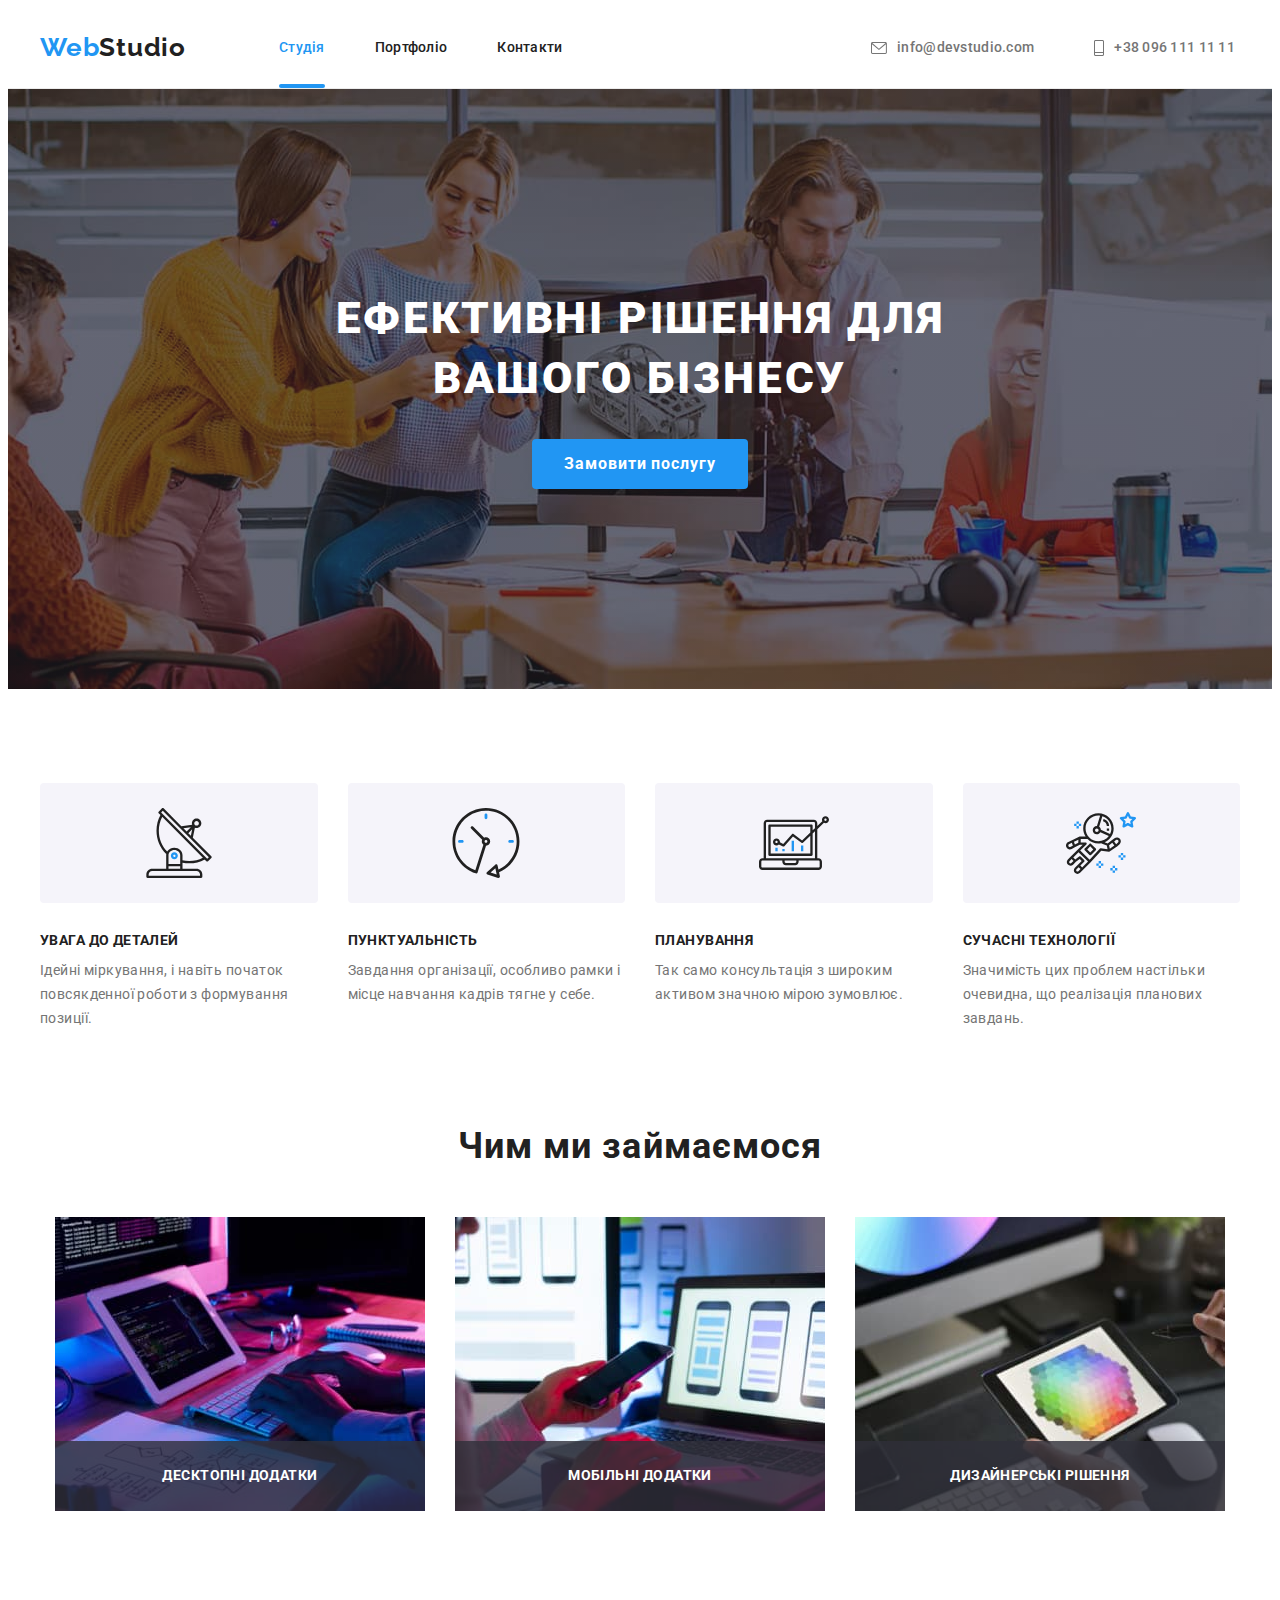
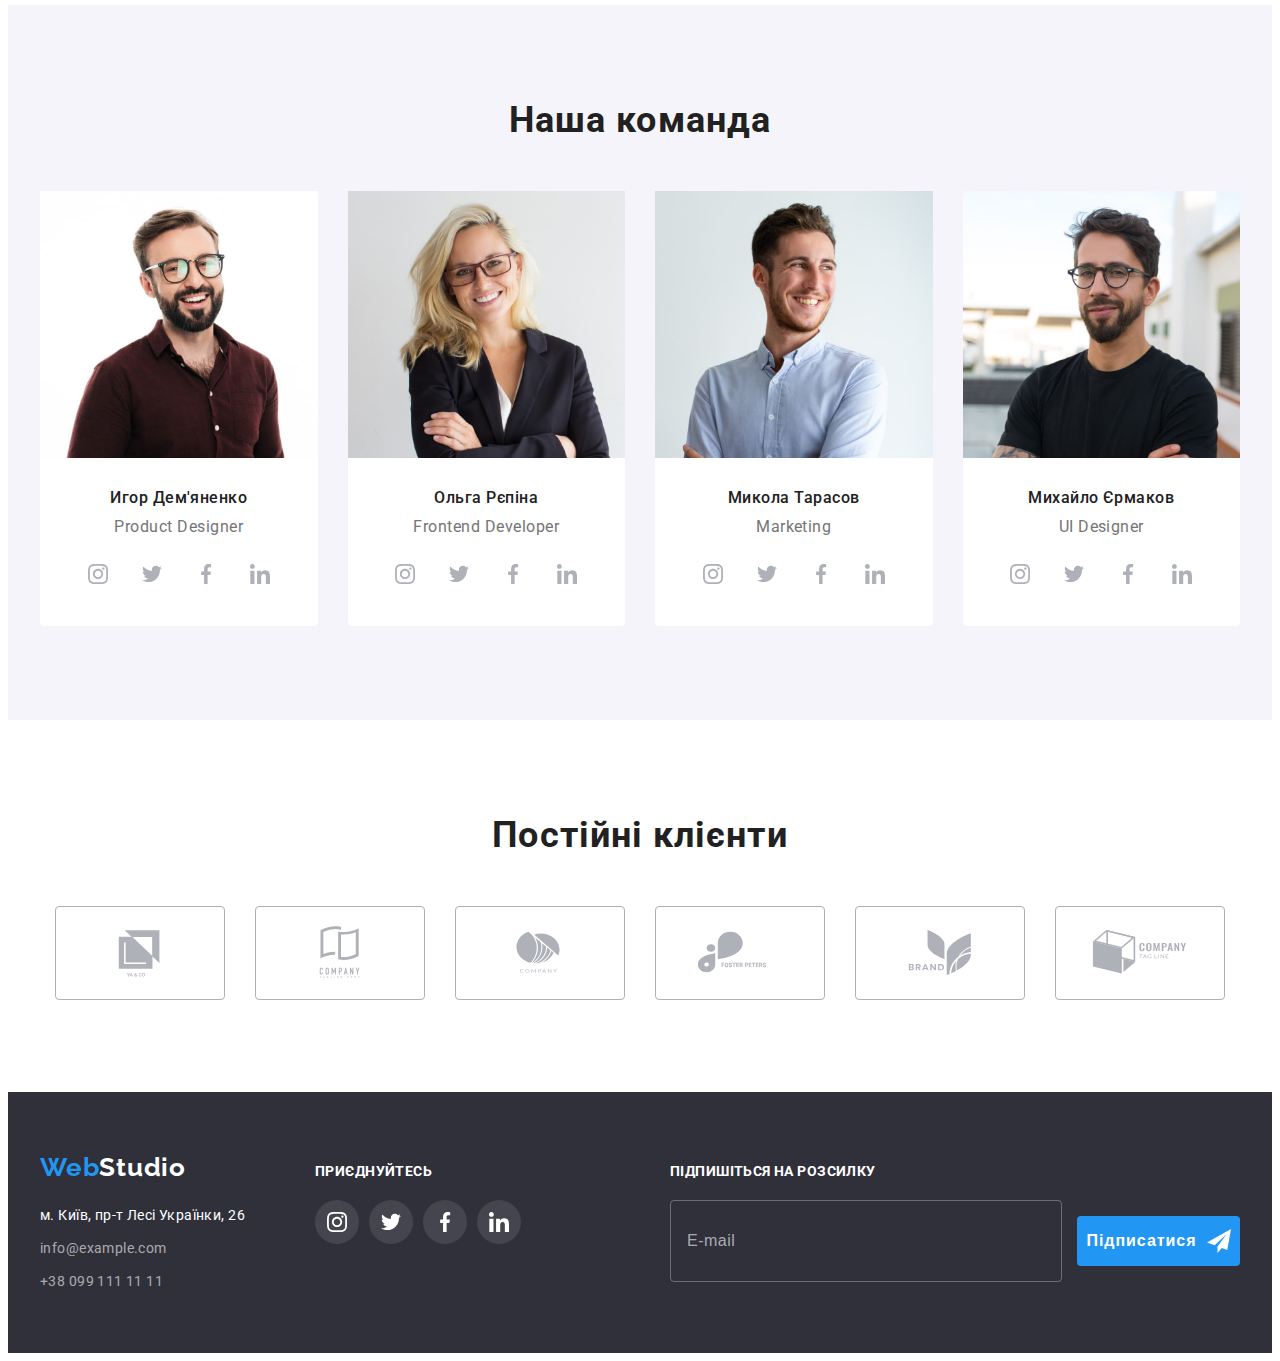
<file: index.html>
<!DOCTYPE html>
<html lang="uk">
<head>
    <meta charset="UTF-8">
    <meta http-equiv="X-UA-Compatible" content="IE=edge">
    <meta name="viewport" content="width=device-width, initial-scale=1.0">
    <link rel="preconnect" href="https://fonts.googleapis.com">
    <link rel="preconnect" href="https://fonts.gstatic.com" crossorigin>
    <link href="https://fonts.googleapis.com/css2?family=Raleway:wght@700&family=Roboto:wght@400;500;700;900&display=swap"
        rel="stylesheet">
    <title> Вебстудия </title>
    <link rel="stylesheet" href="https://cdnjs.cloudflare.com/ajax/libs/modern-normalize/1.1.0/modern-normalize.min.css"
        integrity="sha512-wpPYUAdjBVSE4KJnH1VR1HeZfpl1ub8YT/NKx4PuQ5NmX2tKuGu6U/JRp5y+Y8XG2tV+wKQpNHVUX03MfMFn9Q=="
        crossorigin="anonymous" referrerpolicy="no-referrer" />
    <link rel="stylesheet" href="./css/main.min.css">
</head>
<body>
    <!---                                      HEADER                            -->
    <header class="header">
        <div class="container">
            <a class="header-logo-web">Web<span class="header-logo">Studio</span></a>
            <nav class="header-nav">
                <ul class="menu list">
                    <li class="menu__item"><a href="./index.html" class="menu__link link current">Студія</a></li>
                    <li class="menu__item"><a href="./portfolio.html" class="menu__link link">Портфоліо</a></li>
                    <li class="menu__item"><a href="" class="menu__link link">Контакти</a></li>
                </ul>
            </nav>
            <ul class="connect list">
                <li class="connect__item"> <a href="mailto" class="connect__mail link">
                        <svg class="connect__icon-mail" width="14px" height="10px">
                            <use href="./img/icons-svg.svg#icon-mail-icon"></use>
                        </svg>info@devstudio.com</a></li>
                <li class="connect__item"><a href="tel+380961111111" class="connect__tel link">
                        <svg class="connect__icon-tel" width="10px" height="14px">
                            <use href="./img/icons-svg.svg#icon-tel-icon"></use>
                        </svg>+38 096 111 11 11</a></li>
            </ul>
            <button type="button" class="menu-open-btn">
                <svg class="menu-icon" width="40px" height="40px">
                <use href="./img/icons-svg.svg#icon-menu"></use>
            </svg></button>
        </div>
            <div class="mob-menu is-hidden">
                <div class="mob-menu__top">
                    <button type="button" class="close-menu-btn js-close-menu">
                        <svg class="mob-menu-icon" width="40px" height="40px">
                            <use href="./img/icons-svg.svg#icon-close"></use>
                        </svg>
                    </button>
                    <ul class="nav-menu list">
                        <li class="nav-menu__item"><a href="./index.html" class="nav-menu__link link current">Студія</a></li>
                        <li class="nav-menu__item"><a href="./portfolio.html" class="nav-menu__link link">Портфоліо</a></li>
                        <li class="nav-menu__item"><a href="" class="nav-menu__link link">Контакти</a></li>
                    </ul>
                </div>
                <div class="mob-menu__bottom">
                    <ul class="mob-connect list">
                        <li class="mob-connect__item">
                            <a href="tel+380961111111" class="mob-connect__tel link">+38 096 111 11 11</a>
                        </li>
                        <li class="mob-connect__item">
                            <a href="mailto" class="mob-connect__mail link">info@devstudio.com</a>
                        </li>
                    </ul>
                    <ul class="mob-soc list">
                        <li class="mob-soc__item"><a href="" class="mob-soc__link link">Instagram</a></li>
                        <li class="mob-soc__item"><a href="" class="mob-soc__link link">Twitter</a></li>
                        <li class="mob-soc__item"><a href="" class="mob-soc__link link">Facebook</a></li>
                        <li class="mob-soc__item"><a href="" class="mob-soc__link link">LinkedIn</a></li>
                    </ul>
                </div>
                </div>
    </header>
    <main>
        <!--                                     HERO                             -->
    <section class="hero">
        <div class="hero-container container">
        <h1 class="hero-title">Ефективні рішення для вашого бізнесу</h1>
        <button class="hero-btn" type="button" data-modal-open>Замовити послугу</button>
        </div>
    </section>
    <!--                                         ABOUT                            -->
    <section class="about">
        <div class="container">
        <h2 class="visually-hidden">Наші переваги</h2>
        <ul class="benefits list">
            <li class="benefits__item">
                <div class="benefits__icon">
                <svg class="" width="70px" height="70px">
                    <use href="./img/icons-svg.svg#icon-antenna"></use>
                </svg>
            </div>
                <h3 class="benefits__top-text">УВАГА ДО ДЕТАЛЕЙ</h3>
                <p class="benefits__text">Ідейні міркування, і навіть початок повсякденної роботи з формування позиції.</p>
            </li>
            <li class="benefits__item">
                <div class="benefits__icon">
                <svg class="" width="70px" height="70px">
                    <use href="./img/icons-svg.svg#icon-clock"></use>
                </svg>
                </div>
                <h3 class="benefits__top-text">ПУНКТУАЛЬНІСТЬ</h3>
                <p class="benefits__text">Завдання організації, особливо рамки і місце навчання кадрів тягне у себе.</p>
            </li>
            <li class="benefits__item">
                <div class="benefits__icon">
                <svg class="" width="70px" height="70px">
                    <use href="./img/icons-svg.svg#icon-diagram"></use>
                </svg>
                </div>
                <h3 class="benefits__top-text">ПЛАНУВАННЯ</h3>
                <p class="benefits__text">Так само консультація з широким активом значною мірою зумовлює.</p>
            </li>
            <li class="benefits__item">
                <div class="benefits__icon">
                <svg class="" width="70px" height="70px">
                    <use href="./img/icons-svg.svg#icon-astronaut"></use>
                </svg>
                </div>
                <h3 class="benefits__top-text">СУЧАСНІ ТЕХНОЛОГІЇ</h3>
                <p class="benefits__text">Значимість цих проблем настільки очевидна, що реалізація планових завдань.</p>
            </li>
        </ul>
        </div>
    </section>
    <!--                                          WORK                            -->
    <section class="work">
        <div class="container">
        <h2 class="work-title title">Чим ми займаємося</h2>
        <ul class="work-list list">
            <li class="work-item"><img src="./img/work-img1.jpg" alt="Верстка" width="370" height="294">
            <p class="work-cover-text">Десктопні додатки</p>
        </li>
            <li class="work-item"><img src="./img/work-img2.jpg" alt="Дизайн проекту" width="370" height="294">
            <p class="work-cover-text">Мобільні додатки</p></li>
            <li class="work-item"><img src="./img/work-img3.jpg" alt="Візуальне оформлення проекту" width="370" height="294">
            <p class="work-cover-text">Дизайнерські рішення</p></li>
        </ul>
        </div>
    </section>
    <!--                                      TEAM                               -->
    <section class="team">
        <div class="container">
        <h2 class="team-title title">Наша команда</h2>
        <ul class="team-list list">
            <li class="team-item">
                <picture>
                    <source srcset="
                        ./img/specialists-img-1.jpg 1x, 
                        ./img/spesialists-img-1-2x.jpg 2x" 
                        media="(min-width: 1200px)"/>
                    <source srcset="./img/spesialists-img-1-tab.jpg 1x,
                    ./img/spesialists-img-1-tab-2x.jpg 2x"
                    media="(min-width: 768px)"/>
                    <source srcset="
                        ./img/specialists-img-1-mob.jpg 1x, 
                        ./img/specialists-img-1-mob-2x.jpg 2x"
                        media="(min-width: 320px)"/>
                    <img
                        src="./img/specialists-img-1-mob.jpg" 
                        alt="Ігор Дем'яненко"
                        width="450" height="622">
                </picture>
                <div class="team-card">
                <h3 class="team-top-text">Игор Дем'яненко</h3>
                <p class="team-text" lang="en">Product Designer</p>
                <ul class="team-soc-list list">
                    <li class="team-soc-item"><a href="" class="team-soc-link link">
                        <svg class="team-soc-icon" width="20" height="20">
                        <use href="./img/icons-svg.svg#icon-instagram"></use>
                        </svg>
                    </a>
                </li>
                    <li class="team-soc-item"><a href="" class="team-soc-link link">
                        <svg class="team-soc-icon" width="20" height="20">
                        <use href="./img/icons-svg.svg#icon-twitter-1"></use>
                        </svg>
                    </a>
                </li>
                    <li class="team-soc-item"><a href="" class="team-soc-link link">
                        <svg class="team-soc-icon" width="20" height="20">
                        <use href="./img/icons-svg.svg#icon-facebook-1"></use>
                        </svg>
                    </a>
                </li>
                    <li class="team-soc-item"><a href="" class="team-soc-link link">
                        <svg class="team-soc-icon" width="20" height="20">
                        <use href="./img/icons-svg.svg#icon-linkedin-1"></use>
                        </svg>
                    </a>
                </li>
                </ul>                
            </div>
            </li>
            <li class="team-item">
                <picture>
                    <source srcset="
                        ./img/specialists-img-2.jpg 1x, 
                        ./img/spesialists-img-2-2x.jpg 2x" 
                        media="(min-width: 1200px)" />
                    <source srcset="
                        ./img/spesialists-img-2-tab.jpg 1x,
                        ./img/spesialists-img-2-tab-2x.jpg 2x" 
                        media="(min-width: 768px)" />
                    <source srcset="
                        ./img/specialists-img-2-mob.jpg 1x, 
                        ./img/specialists-img-2-mob-2x.jpg 2x" 
                        media="(min-width: 320px)" />
                    <img src="./img/specialists-img-2-mob.jpg" 
                    alt="Ольга Рєпіна" 
                    width="450" 
                    height="622">
                </picture>
                <div class="team-card">
                <h3 class="team-top-text">Ольга Рєпіна</h3>
                <p class="team-text" lang="en">Frontend Developer</p>
                <ul class="team-soc-list list">
                    <li class="team-soc-item"><a href="" class="team-soc-link link">
                            <svg class="team-soc-icon" width="20" height="20">
                                <use href="./img/icons-svg.svg#icon-instagram"></use>
                            </svg>
                        </a>
                    </li>
                    <li class="team-soc-item"><a href="" class="team-soc-link link">
                            <svg class="team-soc-icon" width="20" height="20">
                                <use href="./img/icons-svg.svg#icon-twitter-1"></use>
                            </svg>
                        </a>
                    </li>
                    <li class="team-soc-item"><a href="" class="team-soc-link link">
                            <svg class="team-soc-icon" width="20" height="20">
                                <use href="./img/icons-svg.svg#icon-facebook-1"></use>
                            </svg>
                        </a>
                    </li>
                    <li class="team-soc-item"><a href="" class="team-soc-link link">
                            <svg class="team-soc-icon" width="20" height="20">
                                <use href="./img/icons-svg.svg#icon-linkedin-1"></use>
                            </svg>
                        </a>
                    </li>
                </ul>
                </div>
            </li>
            <li class="team-item">
                <picture>
                    <source srcset="
                        ./img/specialists-img-3.jpg 1x, 
                        ./img/spesialists-img-3-2x.jpg 2x" 
                        media="(min-width: 1200px)" />
                    <source srcset="
                        ./img/specialists-img-3-tab.jpg 1x,
                        ./img/specialists-img-3-tab-2x.jpg 2x" 
                        media="(min-width: 768px)" />
                    <source srcset="
                        ./img/specialists-img-3-mob.jpg 1x, 
                        ./img/specialists-img-3-mob-2x.jpg 2x" 
                        media="(min-width: 320px)" />
                    <img src="./img/specialists-img-3-mob.jpg" 
                    alt="Микола Тарасов" 
                    width="450" 
                    height="622">
                </picture>
                <div class="team-card"> 
                <h3 class="team-top-text">Микола Тарасов</h3>
                <p class="team-text" lang="en">Marketing</p>
                <ul class="team-soc-list list">
                    <li class="team-soc-item"><a href="" class="team-soc-link link">
                            <svg class="team-soc-icon" width="20" height="20">
                                <use href="./img/icons-svg.svg#icon-instagram"></use>
                            </svg>
                        </a>
                    </li>
                    <li class="team-soc-item"><a href="" class="team-soc-link link">
                            <svg class="team-soc-icon" width="20" height="20">
                                <use href="./img/icons-svg.svg#icon-twitter-1"></use>
                            </svg>
                        </a>
                    </li>
                    <li class="team-soc-item"><a href="" class="team-soc-link link">
                            <svg class="team-soc-icon" width="20" height="20">
                                <use href="./img/icons-svg.svg#icon-facebook-1"></use>
                            </svg>
                        </a>
                    </li>
                    <li class="team-soc-item"><a href="" class="team-soc-link link">
                            <svg class="team-soc-icon" width="20" height="20">
                                <use href="./img/icons-svg.svg#icon-linkedin-1"></use>
                            </svg>
                        </a>
                    </li>
                </ul>
                </div>
            </li>
            <li class="team-item">
                <picture>
                    <source srcset="
                        ./img/specialists-img-4.jpg 1x, 
                        ./img/spesialists-img-4-2x.jpg 2x" 
                        media="(min-width: 1200px)" />
                    <source srcset="
                        ./img/specialists-img-4-tab.jpg 1x,
                        ./img/specialists-img-4-tab-2x.jpg 2x" 
                        media="(min-width: 768px)" />
                    <source srcset="
                        ./img/specialists-img-4-mob.jpg 1x, 
                        ./img/specialists-img-4-mob-2x.jpg 2x" 
                        media="(min-width: 320px)" />
                    <img src="./img/specialists-img-4-mob.jpg" 
                    alt="Михайло Єрмаков" 
                    width="450" 
                    height="622">
                </picture>
                <div class="team-card">
                <h3 class="team-top-text">Михайло Єрмаков</h3>
                <p class="team-text" lang="en">UI Designer</p>
                <ul class="team-soc-list list">
                    <li class="team-soc-item"><a href="" class="team-soc-link link">
                            <svg class="team-soc-icon" width="20" height="20">
                                <use href="./img/icons-svg.svg#icon-instagram"></use>
                            </svg>
                        </a>
                    </li>
                    <li class="team-soc-item"><a href="" class="team-soc-link link">
                            <svg class="team-soc-icon" width="20" height="20">
                                <use href="./img/icons-svg.svg#icon-twitter-1"></use>
                            </svg>
                        </a>
                    </li>
                    <li class="team-soc-item"><a href="" class="team-soc-link link">
                            <svg class="team-soc-icon" width="20" height="20">
                                <use href="./img/icons-svg.svg#icon-facebook-1"></use>
                            </svg>
                        </a>
                    </li>
                    <li class="team-soc-item"><a href="" class="team-soc-link link">
                            <svg class="team-soc-icon" width="20" height="20">
                                <use href="./img/icons-svg.svg#icon-linkedin-1"></use>
                            </svg>
                        </a>
                    </li>
                </ul>
                </div>
            </li>
        </ul>
        </div>
    </section>
    <!--                                          CLIENTS                      -->
    <section class="clients">
        <div class="container">
            <h2 class="clients-title title">Постійні клієнти</h2>
            <ul class="clients-list list">
                <li class="clients-item"><a href="" class="clients-link link"><svg class="clients-icon"  width="106" height="60">
                    <use href="./img/icons-svg.svg#icon-client1"></use>
                </svg></a></li>
                <li class="clients-item"><a href="" class="clients-link link"><svg class="clients-icon" width="106" height="60">
                    <use href="./img/icons-svg.svg#icon-client2"></use>
                </svg></a></li>
                <li class="clients-item"><a href="" class="clients-link link"><svg class="clients-icon" width="106" height="60">
                    <use href="./img/icons-svg.svg#icon-client3"></use>
                </svg></a></li>
                <li class="clients-item"><a href="" class="clients-link link"><svg class="clients-icon" width="106" height="60">
                    <use href="./img/icons-svg.svg#icon-client4"></use>
                </svg></a></li>
                <li class="clients-item"><a href="" class="clients-link link"><svg class="clients-icon" width="106" height="60">
                    <use href="./img/icons-svg.svg#icon-client5"></use>
                </svg></a></li>
                <li class="clients-item"><a href="" class="clients-link link"><svg class="clients-icon" width="106" height="60">
                    <use href="./img/icons-svg.svg#icon-client6"></use>
                </svg></a></li>
            </ul>
        </div>
    </section>
    </main>
    <!--                                           FOOTER                         -->
    <footer class="footer">
        <div class="footer-container container">
            <div class="footer-tablet">
            <div class="footer-address">   
        <a class="footer-logo-web">Web<span class="footer-logo">Studio</span></a>
        <address class="address">
            <ul class="address-list list">
                <li class="address-item"><a class="address-map link" href="https://goo.gl/maps/acbmZgbSN6Yv3eD37" target="_blank" rel="noopener nofollow noreferrer">м. Київ, пр-т Лесі Українки, 26</a></li>
                <li class="address-item"><a class="address-mail link" href="mailto:info@example.com">info@example.com</a></li>
                <li class="address-item"><a class="address-tel link" href="tel:+380991111111">+38 099 111 11 11</a></li>
            </ul>
        </address>
            </div>
            <div class="footer-soc">
                <p class="footer-top-text">Приєднуйтесь</p>
            <ul class="footer-soc-list list">
                <li class="footer-soc-item"><a href="" class="footer-soc-link link">
                    <svg class="footer-soc-icon" width="20" height="20">
                        <use href="./img/icons-svg.svg#icon-instagram"></use>
                    </svg>
                </a>
            </li>
                <li class="footer-soc-item"><a href="" class="footer-soc-link link">
                    <svg class="footer-soc-icon" width="20" height="20">
                        <use href="./img/icons-svg.svg#icon-twitter-1"></use>
                </svg>
                </a>
            </li>
                <li class="footer-soc-item"><a href="" class="footer-soc-link link">
                    <svg class="footer-soc-icon" width="20" height="20">
                        <use href="./img/icons-svg.svg#icon-facebook-1"></use>
                    </svg>
                </a>
            </li>
                <li class="footer-soc-item"><a href="" class="footer-soc-link link">
                    <svg class="footer-soc-icon" width="20" height="20">
                        <use href="./img/icons-svg.svg#icon-linkedin-1"></use>
                    </svg>
                </a>
            </li>
            </ul>
            </div>
            </div>
        <div class="subscribe-footer">
            <p class="footer-top-text">Підпишіться на розсилку</p>
            <form class="footer-form">
                    <label for="user-mail-footer"></label>
                    <input type="email" name="user-mail-footer" class="footer-input" placeholder="E-mail" required id="user-mail-footer">
                    <button type="submit" class="footer-btn">Підписатися <svg class="send-icon" width="24" height="24"><use href="./img/icons-svg.svg#icon-icon-send"></use></svg></button>
            </form>
        </div>
        </div>
    </footer>
    <!--                                      MODAL                    -->
    <div class="backdrop is-hidden no-scroll" data-modal>
        <div class="modal">
            <button type="button" class="modal-close-btn" data-modal-close>
                <svg class="modal-icon" width="11" height="11">
                <use href="./img/icons-svg.svg#icon-close"></use>
                </svg>
            </button>
            <p class="modal-title">Залиште свої дані, ми вам передзвонимо</p>
            <form class="modal-form">
                <div class="modal-field">
                    <label class="modal-label" for="user-name">Имя</label>
                    <div class="input-wrap">
                        <input type="text" name="user-name" class="modal-input" required id="user-name">
                        <svg class="input-icon" width="18" height="18">
                            <use href="./img/icons-svg.svg#icon-person-min"></use>
                    </svg>
                </div>
                </div>
                <div class="modal-field">
                    <label class="modal-label" for="user-tel">Телефон</label>
                    <div class="input-wrap">
                        <input type="tel" name="user-tel" class="modal-input" required minlength="10" id="user-tel">
                        <svg class="input-icon" width="18" height="18">
                            <use href="./img/icons-svg.svg#icon-phone-min"></use>
                        </svg>
                    </div>
                </div>
                <div class="modal-field">
                    <label class="modal-label" for="user-mail">Пошта</label>
                    <div class="input-wrap">
                        <input type="email" name="user-mail" class="modal-input" required id="user-mail">
                        <svg class="input-icon" width="18" height="18">
                            <use href="./img/icons-svg.svg#icon-email-min"></use>
                        </svg>
                    </div>
                </div>
                <div class="modal-coment">
                    <label class="modal-label" for="user-coment">Коментар</label>
                    <textarea name="user-coment" id="user-coment" class="modal-text" placeholder="Введіть текст"></textarea>
                </div>
                <div class="modal-check"> 
                    <input 
                    type="checkbox" 
                    name="privasy" 
                    id="privasy" 
                    class="input-check visually-hidden"
                    >
                    <label for="privasy" class="check-text "><span>
                        <svg class="check-icon" width="16" height="15">
                            <use href="./img/icons-svg.svg#icon-icon-check"></use>
                        </svg>
                    </span>Погоджуюся з розсилкою та приймаю&nbsp; <a href="" class="modal-privasy">Умови договору</a></label>
                </div>
                <button type="submit" class="modal-btn">Відправити</button>
            </form>
        </div>
    </div>
    <script src="./js/modal.js"></script>
    <script src="./js/menu.js"></script>
</body>
</html>
</file>
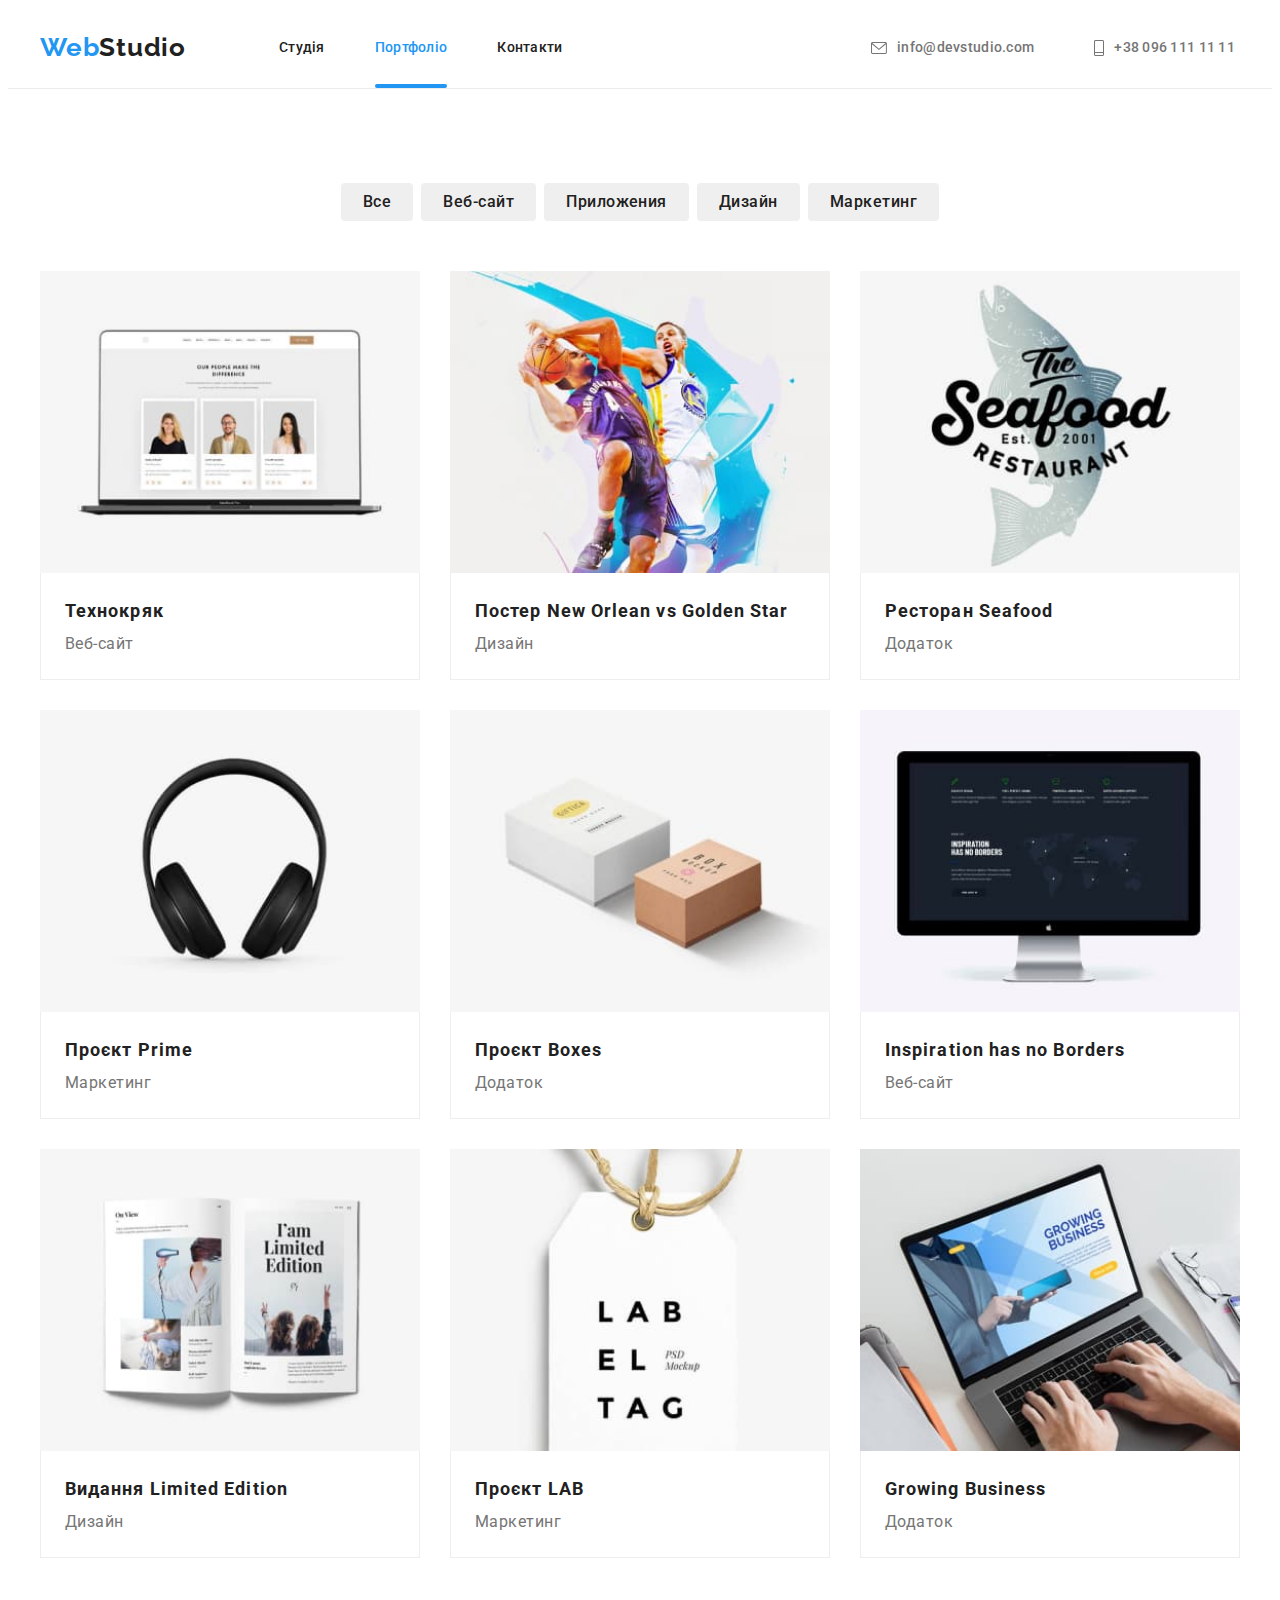
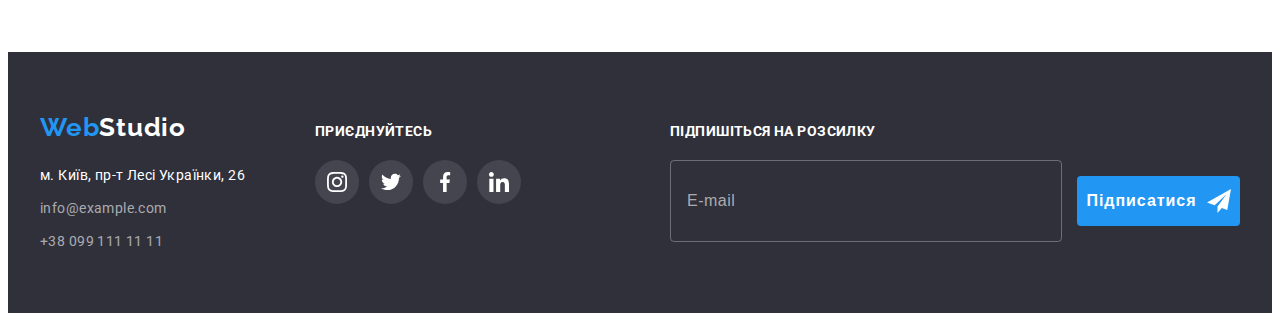
<file: portfolio.html>
<!DOCTYPE html>
<html lang="ru">
<head>
    <meta charset="UTF-8">
    <meta http-equiv="X-UA-Compatible" content="IE=edge">
    <meta name="viewport" content="width=device-width, initial-scale=1.0">
    <link rel="preconnect" href="https://fonts.googleapis.com">
    <link rel="preconnect" href="https://fonts.gstatic.com" crossorigin>
    <link
        href="https://fonts.googleapis.com/css2?family=Raleway:wght@700&family=Roboto:wght@400;500;700;900&display=swap"
        rel="stylesheet">
    <title>Портфолио</title>
    <link rel="stylesheet" href="https://cdnjs.cloudflare.com/ajax/libs/modern-normalize/1.1.0/modern-normalize.min.css"
        integrity="sha512-wpPYUAdjBVSE4KJnH1VR1HeZfpl1ub8YT/NKx4PuQ5NmX2tKuGu6U/JRp5y+Y8XG2tV+wKQpNHVUX03MfMFn9Q=="
        crossorigin="anonymous" referrerpolicy="no-referrer" />
    <link rel="stylesheet" href="./css/main.min.css">
</head>

<body>
    <!--                                              header                                        -->
    <header class="header">
        <div class="container">
            <a class="header-logo-web">Web<span class="header-logo">Studio</span></a>
            <nav class="header-nav">
                <ul class="menu list">
                    <li class="menu__item"><a href="./index.html" class="menu__link link">Студія</a></li>
                    <li class="menu__item"><a href="./portfolio.html" class="menu__link link current">Портфоліо</a></li>
                    <li class="menu__item"><a href="" class="menu__link link">Контакти</a></li>
                </ul>
            </nav>
            <ul class="connect list">
                <li class="connect__item"> <a href="mailto" class="connect__mail link">
                        <svg class="connect__icon-mail" width="14px" height="10px">
                            <use href="./img/icons-svg.svg#icon-mail-icon"></use>
                        </svg>info@devstudio.com</a></li>
                <li class="connect__item"><a href="tel+380961111111" class="connect__tel link">
                        <svg class="connect__icon-tel" width="10px" height="14px">
                            <use href="./img/icons-svg.svg#icon-tel-icon"></use>
                        </svg>+38 096 111 11 11</a></li>
            </ul>
            <button type="button" class="menu-open-btn">
                <svg class="menu-icon" width="40px" height="40px">
                    <use href="./img/icons-svg.svg#icon-menu"></use>
                </svg></button>
        </div>
        <div class="mob-menu is-hidden">
            <div class="mob-menu__top">
                <button type="button" class="close-menu-btn js-close-menu">
                    <svg class="mob-menu-icon" width="40px" height="40px">
                        <use href="./img/icons-svg.svg#icon-close"></use>
                    </svg>
                </button>
                <ul class="nav-menu list">
                    <li class="nav-menu__item"><a href="./index.html" class="nav-menu__link link current">Студія</a></li>
                    <li class="nav-menu__item"><a href="./portfolio.html" class="nav-menu__link link">Портфоліо</a></li>
                    <li class="nav-menu__item"><a href="" class="nav-menu__link link">Контакти</a></li>
                </ul>
            </div>
            <div class="mob-menu__bottom">
                <ul class="mob-connect list">
                    <li class="mob-connect__item">
                        <a href="tel+380961111111" class="mob-connect__tel link">+38 096 111 11 11</a>
                    </li>
                    <li class="mob-connect__item">
                        <a href="mailto" class="mob-connect__mail link">info@devstudio.com</a>
                    </li>
                </ul>
                <ul class="mob-soc list">
                    <li class="mob-soc__item"><a href="" class="mob-soc__link link">Instagram</a></li>
                    <li class="mob-soc__item"><a href="" class="mob-soc__link link">Twitter</a></li>
                    <li class="mob-soc__item"><a href="" class="mob-soc__link link">Facebook</a></li>
                    <li class="mob-soc__item"><a href="" class="mob-soc__link link">LinkedIn</a></li>
                </ul>
            </div>
        </div>
    </header>
    <main>
        <!--                             PORTFOLIO                                              -->
        <section class="portfolio">
            <div class="container">
                <h1 class="visually-hidden">Портфолио</h1>
                <ul class="filter-list list">
                    <li class="filter-item"><button class="filter-btn" type="button">Все</button></li>
                    <li class="filter-item"><button class="filter-btn" type="button">Веб-сайт</button></li>
                    <li class="filter-item"><button class="filter-btn" type="button">Приложения</button></li>
                    <li class="filter-item"><button class="filter-btn" type="button">Дизайн</button></li>
                    <li class="filter-item"><button class="filter-btn" type="button">Маркетинг</button></li>
                </ul>
                <ul class="content-list list">
                    <li class="content-item">
                        <a href="" class="content-link link">
                            <div class="content-wrap">
                                <picture>
                                    <source srcset="
                                    ./img/portfolio-img1.jpg 1x,
                                    ./img/portfolio-img1-2x.jpg 2x"
                                    media="(min-width: 1200px)"/>
                                    <source srcset="
                                    ./img/portfolio-img1-tab.jpg 1x,
                                    ./img/portfolio-img1-tab-2x.jpg 2x" 
                                    media="(min-width: 768px)" />
                                    <source srcset="
                                    ./img/portfolio-img1-mob.jpg 1x,
                                    ./img/portfolio-img1-mob-2x.jpg 2x" 
                                    media="(min-width: 320px)" />
                                    <img src="./img/portfolio-img1-mob.jpg" 
                                    alt="фотографії трьох спеціалистів" 
                                    width="450" 
                                    height="294">
                                </picture>
                                <p class="content-cover-text">Ресурс пропонує комплексні пропозиції з різним рівнем функціоналу та сервісів. 
                                    Все це дозволить відвідувачу отримати
                                    вичерпні відомості про компанію чи приватну особу.</p>
                            </div>
                            <div class="content-card">
                                <h2 class="content-top-text">Технокряк</h2>
                                <p class="content-text">Веб-сайт</p>
                            </div>
                        </a>
                    </li>
                    <li class="content-item">
                        <a href="" class="content-link link">
                            <div class="content-wrap">
                                <picture>
                                    <source srcset="
                                        ./img/portfolio-img2.jpg 1x,
                                        ./img/portfolio-img2-2x.jpg 2x" 
                                        media="(min-width: 1200px)" />
                                    <source srcset="
                                        ./img/portfolio-img2-tab.jpg 1x,
                                        ./img/portfolio-img2-tab-2x.jpg 2x" 
                                    media="(min-width: 768px)" />
                                    <source srcset="
                                        ./img/portfolio-img2-mob.jpg 1x,
                                        ./img/portfolio-img2-mob-2x.jpg 2x" 
                                        media="(min-width: 320px)" />
                                    <img src="./img/portfolio-img2-mob.jpg" 
                                    alt="два баскетболісти в стрибку" 
                                    width="450" 
                                    height="294">
                                </picture>
                                <p class="content-cover-text">Ресурс пропонує комплексні пропозиції з різним рівнем функціоналу та сервісів. 
                                    Все це дозволить відвідувачу отримати
                                    вичерпні відомості про компанію чи приватну особу.</p>
                            </div>
                            <div class="content-card">
                                <h2 class="content-top-text">Постер New Orlean vs Golden Star</h2>
                                <p class="content-text">Дизайн</p>
                            </div>
                        </a>
                    </li>
                    <li class="content-item">
                        <a href="" class="content-link link">
                            <div class="content-wrap">
                                <picture>
                                    <source srcset="
                                        ./img/portfolio-img3.jpg 1x,
                                        ./img/portfolio-img3-2x.jpg 2x" 
                                        media="(min-width: 1200px)" />
                                    <source srcset="
                                        ./img/portfolio-img3-tab.jpg 1x,
                                        ./img/portfolio-img3-tab-2x.jpg 2x" 
                                        media="(min-width: 768px)" />
                                    <source srcset="
                                        ./img/portfolio-img3-mob.jpg 1x,
                                        ./img/portfolio-img3-mob-2x.jpg 2x" 
                                        media="(min-width: 320px)" />
                                    <img src="./img/portfolio-img3-mob.jpg" 
                                    alt="логотип ресторану" 
                                    width="450" 
                                    height="294">
                                </picture>
                                <p class="content-cover-text">Ресурс пропонує комплексні пропозиції з різним рівнем функціоналу та сервісів. 
                                    Все це дозволить відвідувачу отримати
                                    вичерпні відомості про компанію чи приватну особу.</p>
                            </div>
                            <div class="content-card">
                                <h2 class="content-top-text">Ресторан Seafood</h2>
                                <p class="content-text">Додаток</p>
                            </div>
                        </a>
                    </li>
                    <li class="content-item">
                        <a href="" class="content-link link">
                            <div class="content-wrap">
                                <picture>
                                    <source srcset="
                                        ./img/portfolio-img4.jpg 1x,
                                        ./img/portfolio-img4-2x.jpg 2x" 
                                        media="(min-width: 1200px)" />
                                    <source srcset="
                                        ./img/portfolio-img4-tab.jpg 1x,
                                        ./img/portfolio-img4-tab-2x.jpg 2x" 
                                        media="(min-width: 768px)" />
                                    <source srcset="
                                        ./img/portfolio-img4-mob.jpg 1x,
                                        ./img/portfolio-img4-mob-2x.jpg 2x" 
                                        media="(min-width: 320px)" />
                                    <img src="./img/portfolio-img4-mob.jpg" 
                                    alt="бездротові навушники" 
                                    width="450" 
                                    height="294">
                                </picture>
                                <p class="content-cover-text">Ресурс пропонує комплексні пропозиції з різним рівнем функціоналу та сервісів. 
                                    Все це дозволить відвідувачу отримати
                                    вичерпні відомості про компанію чи приватну особу.</p>
                            </div>
                            <div class="content-card">
                                <h2 class="content-top-text">Проєкт Prime</h2>
                                <p class="content-text">Маркетинг</p>
                            </div>
                        </a>
                    </li>
                    <li class="content-item">
                        <a href="" class="content-link link">
                            <div class="content-wrap">
                            <picture>
                                <source srcset="
                                    ./img/portfolio-img5.jpg 1x,
                                    ./img/portfolio-img5-2x.jpg 2x" 
                                    media="(min-width: 1200px)" />
                                <source srcset="
                                    ./img/portfolio-img5-tab.jpg 1x,
                                    ./img/portfolio-img5-tab-2x.jpg 2x" 
                                    media="(min-width: 768px)" />
                                <source srcset="
                                    ./img/portfolio-img5-mob.jpg 1x,
                                    ./img/portfolio-img5-mob-2x.jpg 2x" 
                                    media="(min-width: 320px)" />
                                <img src="./img/portfolio-img5-mob.jpg" 
                                alt="біла та бежева коробка" 
                                width="450" 
                                height="294">
                            </picture>
                                <p class="content-cover-text">Ресурс пропонує комплексні пропозиції з різним рівнем функціоналу та сервісів. 
                                    Все це дозволить відвідувачу отримати
                                    вичерпні відомості про компанію чи приватну особу.</p>
                            </div>
                            <div class="content-card">
                                <h2 class="content-top-text">Проєкт Boxes</h2>
                                <p class="content-text">Додаток</p>
                            </div>
                        </a>
                    </li>
                    <li class="content-item">
                        <a href="" class="content-link link">
                            <div class="content-wrap">
                                <picture>
                                    <source srcset="
                                        ./img/portfolio-img6.jpg 1x,
                                        ./img/portfolio-img6-2x.jpg 2x" 
                                        media="(min-width: 1200px)" />
                                    <source srcset="
                                        ./img/portfolio-img6-tab.jpg 1x,
                                        ./img/portfolio-img6-tab-2x.jpg 2x" 
                                        media="(min-width: 768px)" />
                                    <source srcset="
                                        ./img/portfolio-img6-mob.jpg 1x,
                                        ./img/portfolio-img6-mob-2x.jpg 2x" 
                                        media="(min-width: 320px)" />
                                    <img src="./img/portfolio-img6-mob.jpg" 
                                    alt="монітор персонального комп'ютера" 
                                    width="450" 
                                    height="294">
                                </picture>
                                <p class="content-cover-text">Ресурс пропонує комплексні пропозиції з різним рівнем функціоналу та сервісів. 
                                    Все це дозволить відвідувачу отримати
                                    вичерпні відомості про компанію чи приватну особу.</p>
                            </div>
                            <div class="content-card">
                                <h2 class="content-top-text" lang="en">Inspiration has no Borders</h2>
                                <p class="content-text">Веб-сайт</p>
                            </div>
                        </a>
                    </li>
                    <li class="content-item">
                        <a href="" class="content-link link">
                            <div class="content-wrap">
                                <picture>
                                    <source srcset="
                                        ./img/portfolio-img7.jpg 1x,
                                        ./img/portfolio-img7-2x.jpg 2x" 
                                        media="(min-width: 1200px)" />
                                    <source srcset="
                                        ./img/portfolio-img7-tab.jpg 1x,
                                        ./img/portfolio-img7-tab-2x.jpg 2x" 
                                        media="(min-width: 768px)" />
                                    <source srcset="
                                        ./img/portfolio-img7-mob.jpg 1x,
                                        ./img/portfolio-img7-mob-2x.jpg 2x" 
                                        media="(min-width: 320px)" />
                                    <img src="./img/portfolio-img7-mob.jpg" 
                                    alt="розгорнутий глянцевий журнал" 
                                    width="450" 
                                    height="294">
                                </picture>
                                <p class="content-cover-text">Ресурс пропонує комплексні пропозиції з різним рівнем функціоналу та сервісів. 
                                    Все це дозволить відвідувачу отримати
                                    вичерпні відомості про компанію чи приватну особу.</p>
                            </div>
                            <div class="content-card">
                                <h2 class="content-top-text">Видання Limited Edition</h2>
                                <p class="content-text">Дизайн</p>
                            </div>
                        </a>
                    </li>
                    <li class="content-item">
                        <a href="" class="content-link link">
                            <div class="content-wrap">
                                <picture>
                                    <source srcset="
                                        ./img/portfolio-img8.jpg 1x,
                                        ./img/portfolio-img8-2x.jpg 2x" 
                                        media="(min-width: 1200px)" />
                                    <source srcset="
                                        ./img/portfolio-img8-tab.jpg 1x,
                                        ./img/portfolio-img8-tab-2x.jpg 2x" 
                                        media="(min-width: 768px)" />
                                    <source srcset="
                                        ./img/portfolio-img8-mob.jpg 1x,
                                        ./img/portfolio-img8-mob-2x.jpg 2x" 
                                        media="(min-width: 320px)" />
                                    <img src="./img/portfolio-img8-mob.jpg" 
                                    alt="картонна бірка виробу" 
                                    width="450" 
                                    height="294">
                                </picture>
                                <p class="content-cover-text">Ресурс пропонує комплексні пропозиції з різним рівнем функціоналу та сервісів. 
                                    Все це дозволить відвідувачу отримати
                                    вичерпні відомості про компанію чи приватну особу..</p>
                            </div>
                            <div class="content-card">
                                <h2 class="content-top-text">Проєкт LAB</h2>
                                <p class="content-text">Маркетинг</p>
                            </div>
                        </a>
                    </li>
                    <li class="content-item">
                        <a href="" class="content-link link">
                            <div class="content-wrap">
                                <picture>
                                    <source srcset="
                                        ./img/portfolio-img9.jpg 1x,
                                        ./img/portfolio-img9-2x.jpg 2x" 
                                        media="(min-width: 1200px)" />
                                    <source srcset="
                                        ./img/portfolio-img9-tab.jpg 1x,
                                        ./img/portfolio-img9-tab-2x.jpg 2x" 
                                        media="(min-width: 768px)" />
                                    <source srcset="
                                        ./img/portfolio-img9-mob.jpg 1x,
                                        ./img/portfolio-img9-mob-2x.jpg 2x" 
                                        media="(min-width: 320px)" />
                                    <img src="./img/portfolio-img9-mob.jpg" 
                                    alt="руки набирають текст на клавіатурі" 
                                    width="450" 
                                    height="294">
                                </picture>
                                <p class="content-cover-text">Ресурс пропонує комплексні пропозиції з різним рівнем функціоналу та сервісів. 
                                    Все це дозволить відвідувачу отримати
                                    вичерпні відомості про компанію чи приватну особу.</p>
                            </div>
                            <div class="content-card">
                                <h2 class="content-top-text" lang="en">Growing Business</h2>
                                <p class="content-text">Додаток</p>
                            </div>
                        </a>
                    </li>
                </ul>
            </div>
        </section>
    </main>
    <!--                                        FOOTER                             -->
    <footer class="footer">
        <div class="footer-container container">
            <div class="footer-tablet">
                <div class="footer-address">
                    <a class="footer-logo-web">Web<span class="footer-logo">Studio</span></a>
                    <address class="address">
                        <ul class="address-list list">
                            <li class="address-item"><a class="address-map link"
                                    href="https://goo.gl/maps/acbmZgbSN6Yv3eD37" target="_blank"
                                    rel="noopener nofollow noreferrer">м. Київ, пр-т Лесі Українки, 26</a></li>
                            <li class="address-item"><a class="address-mail link"
                                    href="mailto:info@example.com">info@example.com</a></li>
                            <li class="address-item"><a class="address-tel link" href="tel:+380991111111">+38 099 111 11
                                    11</a></li>
                        </ul>
                    </address>
                </div>
                <div class="footer-soc">
                    <p class="footer-top-text">Приєднуйтесь</p>
                    <ul class="footer-soc-list list">
                        <li class="footer-soc-item"><a href="" class="footer-soc-link link">
                                <svg class="footer-soc-icon" width="20" height="20">
                                    <use href="./img/icons-svg.svg#icon-instagram"></use>
                                </svg>
                            </a>
                        </li>
                        <li class="footer-soc-item"><a href="" class="footer-soc-link link">
                                <svg class="footer-soc-icon" width="20" height="20">
                                    <use href="./img/icons-svg.svg#icon-twitter-1"></use>
                                </svg>
                            </a>
                        </li>
                        <li class="footer-soc-item"><a href="" class="footer-soc-link link">
                                <svg class="footer-soc-icon" width="20" height="20">
                                    <use href="./img/icons-svg.svg#icon-facebook-1"></use>
                                </svg>
                            </a>
                        </li>
                        <li class="footer-soc-item"><a href="" class="footer-soc-link link">
                                <svg class="footer-soc-icon" width="20" height="20">
                                    <use href="./img/icons-svg.svg#icon-linkedin-1"></use>
                                </svg>
                            </a>
                        </li>
                    </ul>
                </div>
            </div>
            <div class="subscribe-footer">
                <p class="footer-top-text">Підпишіться на розсилку</p>
                <form class="footer-form">
                    <label for="user-mail-footer"></label>
                    <input type="email" name="user-mail-footer" class="footer-input" placeholder="E-mail" required
                        id="user-mail-footer">
                    <button type="submit" class="footer-btn">Підписатися <svg class="send-icon" width="24" height="24">
                            <use href="./img/icons-svg.svg#icon-icon-send"></use>
                        </svg></button>
                </form>
            </div>
        </div>
    </footer>
    <script src="./js/menu.js"></script>
</body>

</html>
</file>
<file: css/main.min.css>
:root{--accent-color: #2196F3;--title-color: #212121;--text-color: #757575;--main-white-color: #FFFFFF}p,h1,h2,h3,h4,h5,h6{margin:0}ul{margin:0;padding-left:0}img{width:100%;display:block;max-width:100%;height:auto}button{cursor:pointer}a{color:currentColor}body{background-color:var(--main-white-color);color:var(--text-color);font-family:"Roboto",sans-serif}.list{list-style:none}.link{text-decoration:none}.visually-hidden{position:absolute;white-space:nowrap;width:1px;height:1px;overflow:hidden;border:0;padding:0;clip:rect(0 0 0 0);clip-path:inset(50%);margin:-1px}.container{width:100%;padding-left:15px;padding-right:15px;margin:0 auto}@media screen and (min-width: 480px){.container{width:480px}}@media screen and (min-width: 768px){.container{width:768px}}@media screen and (min-width: 1200px){.container{width:1200px}}.title{font-weight:700;font-size:28px;line-height:1.18;text-align:center;letter-spacing:.03em;color:var(--title-color)}@media screen and (min-width: 1200px){.title{font-size:36px;line-height:1.17}}.backdrop{position:fixed;top:0;left:0;width:100%;height:100%;background:rgba(0,0,0,.2);transition:opacity 250ms cubic-bezier(0.4, 0, 0.2, 1),visibility 250ms cubic-bezier(0.4, 0, 0.2, 1)}.modal{position:absolute;top:50%;left:50%;transform:translate(-50%, -50%) scale(1);width:450px;min-height:609px;padding:40px;background-color:#fff;border-radius:4px;transition:transform 250ms cubic-bezier(0.4, 0, 0.2, 1)}.backdrop.is-hidden .modal{transform:translate(-50%, -50%) scale(0)}@media screen and (min-width: 1200px){.modal{width:528px;min-height:581px}}.modal-close-btn{position:absolute;right:8px;top:8px;position:absolute;width:30px;height:30px;border:rgba(0,0,0,0);background-color:rgba(0,0,0,0);border-radius:50px;display:flex;align-items:center;justify-content:center;border:1px solid rgba(0,0,0,.1);box-shadow:0px 4px 4px rgba(0,0,0,.15);transition:border-color 250ms cubic-bezier(0.4, 0, 0.2, 1),fill 250ms cubic-bezier(0.4, 0, 0.2, 1)}.modal-close-btn:hover,.modal-close-btn:focus{border-color:var(--accent-color);fill:var(--accent-color);outline:none}.is-hidden{opacity:0;visibility:hidden;pointer-events:none}.no-scroll{overflow:hidden}.modal-title{font-weight:700;font-size:20px;line-height:1.15;margin-bottom:12px;text-align:center;letter-spacing:.03em;color:var(--title-color)}.modal-field{margin-bottom:10px}.modal-input{width:100%;height:40px;border:1px solid rgba(33,33,33,.2);border-radius:4px;padding:12px 42px;background-color:rgba(0,0,0,0);outline:rgba(0,0,0,0);transition:border-color 250ms cubic-bezier(0.4, 0, 0.2, 1),fill 250ms cubic-bezier(0.4, 0, 0.2, 1)}.modal-input:focus,.modal-input:hover{border-color:var(--accent-color)}.modal-input:focus+.input-icon,.modal-input:hover+.input-icon{fill:var(--accent-color)}.modal-btn{font-weight:700;font-size:16px;line-height:1.88;display:flex;align-items:center;text-align:center;margin:0 auto;padding:10px 55px;cursor:pointer;letter-spacing:.06em;color:var(--main-white-color);background-color:var(--accent-color);border-radius:4px;border:none;transition:background-color 250ms cubic-bezier(0.4, 0, 0.2, 1),box-shadow 250ms cubic-bezier(0.4, 0, 0.2, 1)}.modal-btn:hover,.modal-btn:focus{border-color:var(--accent-color);background-color:#188ce8;box-shadow:0px 4px 4px rgba(0,0,0,.15);outline:none}.modal-label{display:block;margin-bottom:4px;font-weight:400;font-size:12px;line-height:1.17;letter-spacing:.01em;color:#757575}.modal-text{display:block;width:100%;height:120px;padding:12px 16px;border:1px solid rgba(33,33,33,.2);border-radius:4px;resize:none;outline:rgba(0,0,0,0);transition:border-color 250ms cubic-bezier(0.4, 0, 0.2, 1)}.modal-text:focus,.modal-text:hover{border-color:var(--accent-color)}.modal-text::placeholder{font-weight:400;font-size:12px;line-height:1.17;letter-spacing:.01em;color:rgba(117,117,117,.5)}.modal-coment{margin-bottom:20px}.input-wrap{position:relative}.input-icon{position:absolute;left:15px;top:50%;transform:translateY(-50%);transition:fill 250ms cubic-bezier(0.4, 0, 0.2, 1)}.modal-check{margin-bottom:30px}.input-check{display:flex;align-items:center;justify-content:center}.input-check:focus span,.input-check:hover span{border-color:var(--accent-color)}.input-check:checked+.check-text span{background-color:var(--accent-color);outline:none}.input-check:checked+.check-text .check-icon{fill:var(--main-white-color)}.input-check:focus+.check-text span{border-color:var(--accent-color);outline:rgba(0,0,0,0)}.check-text{font-style:normal;font-weight:400;font-size:12px;line-height:1.71;letter-spacing:.03em;color:#757575;display:flex;align-items:center;justify-content:center}@media screen and (min-width: 1200px){.check-text{font-size:14px}}.check-text a{color:var(--accent-color)}.check-text span{width:16px;height:15px;border:1px solid #212121;margin-right:5px;display:flex;align-items:center;justify-content:center}.check-text span:hover{border-color:var(--accent-color);outline:none}.check-icon{fill:rgba(0,0,0,0)}.header{border-bottom:1px solid #ececec}.header .container{display:flex;align-items:center}.header-logo-web{margin-right:93px;padding:16px 0;color:var(--accent-color);font-family:"Raleway";font-weight:700;font-size:24px;line-height:1.19;letter-spacing:.03em}@media screen and (min-width: 768px){.header-logo-web{padding:26px 0}}@media screen and (min-width: 1200px){.header-logo-web{padding-top:24px;padding-bottom:25px;font-size:26px}}.header-logo{color:var(--title-color)}.menu{display:none}.menu .current{color:var(--accent-color)}.menu .current::after{opacity:1}@media screen and (min-width: 768px){.menu{display:flex}}.menu__item:not(:last-child){margin-right:50px}.menu__link{display:block;padding-top:32px;padding-bottom:32px;font-weight:500;font-size:14px;line-height:1.14;letter-spacing:.02em;color:var(--title-color);transition:color 250ms cubic-bezier(0.4, 0, 0.2, 1);position:relative}.menu__link::after{content:"";display:block;width:100%;height:4px;border-radius:2px;background-color:var(--accent-color);position:absolute;bottom:0;opacity:0;transition:opacity 250ms cubic-bezier(0.4, 0, 0.2, 1)}.menu__link:hover,.menu__link:focus{color:var(--accent-color)}.connect{display:none;margin-left:auto}@media screen and (min-width: 768px){.connect{display:block}}@media screen and (min-width: 1200px){.connect{display:flex}}.connect__item{color:var(--text-color)}@media screen and (min-width: 1200px){.connect__item:not(:last-child){margin-right:50px}}.connect__mail,.connect__tel{display:flex;align-items:center;padding:5px;font-weight:500;font-size:12px;line-height:1.17;letter-spacing:.02em;color:var(--text-color);transition:color 250ms cubic-bezier(0.4, 0, 0.2, 1)}.connect__mail:hover,.connect__mail:focus,.connect__tel:hover,.connect__tel:focus{color:var(--accent-color)}@media screen and (min-width: 768px){.connect__mail,.connect__tel{font-size:14px;line-height:1.14}}@media screen and (min-width: 1200px){.connect__mail,.connect__tel{padding-top:32px;padding-bottom:32px}}.connect__icon-mail{fill:currentColor;margin-right:10px}@media screen and (min-width: 1200px){.connect__icon-mail{width:16px;height:12px}}.connect__icon-tel{fill:currentColor;margin-right:10px}@media screen and (min-width: 1200px){.connect__icon-tel{width:10px;height:16px}}.menu-open-btn{display:flex;margin-left:auto;padding:5px;position:absolute;right:15px;top:10px;width:40px;height:40px;border:rgba(0,0,0,0);background-color:rgba(0,0,0,0);border-radius:50px;display:flex;align-items:center;justify-content:center}@media screen and (min-width: 768px){.menu-open-btn{display:none}}.menu-icon{top:0;left:0}.mob-menu{position:fixed;top:0;left:0;background-color:var(--main-white-color);width:100vw;height:100vh;z-index:2;padding:48px 15px 48px 40px;display:flex;flex-direction:column;height:100%;justify-content:space-between;overflow-y:auto}@media screen and (min-width: 768px){.mob-menu{display:none}}.close-menu-btn{display:block;margin-left:auto;margin-bottom:10px;position:absolute;right:15px;top:10px;width:40px;height:40px;border:rgba(0,0,0,0);background-color:rgba(0,0,0,0);border-radius:50px;display:flex;align-items:center;justify-content:center;transition:fill 250ms cubic-bezier(0.4, 0, 0.2, 1)}.close-menu-btn:hover,.close-menu-btn:focus{fill:var(--accent-color);outline:none}.nav-menu{margin-bottom:50px}.nav-menu__item:not(:last-child){margin-bottom:32px}.nav-menu__link{font-weight:500;font-size:40px;line-height:1.18;letter-spacing:.02em;color:var(--title-color)}.nav-menu__link:hover,.nav-menu__link:focus{color:var(--accent-color)}.mob-connect__item:not(:last-child){margin-bottom:32px}.mob-connect__mail{font-weight:500;font-size:24px;line-height:1.17;letter-spacing:.02em;color:var(--text-color)}.mob-connect__tel{font-weight:500;font-size:30px;line-height:1.18;letter-spacing:.02em;color:var(--accent-color)}@media screen and (min-width: 480px){.mob-connect__tel{font-size:34px}}.mob-soc{display:flex;flex-wrap:wrap;gap:15px;margin-top:64px}.mob-soc__item:not(:last-child){border-right:1px solid rgba(33,33,33,.2)}.mob-soc__link{padding:10px;font-weight:500;font-size:18px;line-height:1.22;letter-spacing:.02em;color:var(--accent-color)}.hero{background-color:#c4c4c4;text-align:center;padding:118px 0;margin:0 auto;max-width:1600px;background-image:linear-gradient(rgba(47, 48, 58, 0.4), rgba(47, 48, 58, 0.4)),url(../img/hero-bg-mob.jpg);background-repeat:no-repeat;background-position:center;background-size:cover}@media(min-device-pixel-ratio: 2),(min-resolution: 192dpi),(min-resolution: 2dppx){.hero{background-image:linear-gradient(rgba(47, 48, 58, 0.4), rgba(47, 48, 58, 0.4)),url(../img/hero-bg-mob-2x.jpg)}}@media screen and (min-width: 768px){.hero{background-image:linear-gradient(rgba(47, 48, 58, 0.4), rgba(47, 48, 58, 0.4)),url(../img/hero-bg-tab.jpg);background-repeat:no-repeat;background-position:center;background-size:cover}}@media screen and (min-width: 768px)and (min-device-pixel-ratio: 2),screen and (min-width: 768px)and (min-resolution: 192dpi),screen and (min-width: 768px)and (min-resolution: 2dppx){.hero{background-image:linear-gradient(rgba(47, 48, 58, 0.4), rgba(47, 48, 58, 0.4)),url(../img/hero-bg-tab-2x.jpg)}}@media screen and (min-width: 1200px){.hero{padding:200px 0;background-image:linear-gradient(rgba(47, 48, 58, 0.4), rgba(47, 48, 58, 0.4)),url(../img/hero-bg.jpg)}}@media screen and (min-width: 1200px)and (min-device-pixel-ratio: 2),screen and (min-width: 1200px)and (min-resolution: 192dpi),screen and (min-width: 1200px)and (min-resolution: 2dppx){.hero{background-image:linear-gradient(rgba(47, 48, 58, 0.4), rgba(47, 48, 58, 0.4)),url(../img/hero-bg-2x.jpg)}}@media screen and (max-width: 479px){.hero-container{max-width:479px}}.hero-title{width:calc(100% - 30px);font-weight:900;font-size:24px;line-height:1.61;text-align:center;letter-spacing:.06em;text-transform:uppercase;color:var(--main-white-color);margin-left:auto;margin-right:auto;margin-bottom:30px}@media screen and (min-width: 480px){.hero-title{font-size:26px;width:360px}}@media screen and (min-width: 1200px){.hero-title{font-size:44px;line-height:1.36;min-width:696px}}.hero-btn{font-family:inherit;font-weight:700;font-size:16px;line-height:1.88;display:flex;align-items:center;letter-spacing:.06em;color:var(--main-white-color);background:var(--accent-color);cursor:pointer;display:inline-block;padding:10px 32px;border-radius:4px;border:none;min-width:152px;transition:box-shadow 250ms cubic-bezier(0.4, 0, 0.2, 1)}.hero-btn:hover,.hero-btn:focus{box-shadow:0px 4px 4px rgba(0,0,0,.15)}@media screen and (min-width: 1200px){.hero-btn{min-width:216px}}.about{padding:60px 0}@media screen and (min-width: 1200px){.about{padding:94px 0}}.benefits{display:flex;flex-wrap:wrap;gap:30px;justify-content:center}@media screen and (min-width: 768px){.benefits__item{width:calc((100% - 30px)/2)}}@media screen and (min-width: 1200px){.benefits__item{width:calc((100% - 90px)/4)}}.benefits__icon{width:100%;height:120px;background:#f5f4fa;border-radius:4px;display:flex;align-items:center;justify-content:center;margin-bottom:30px}.benefits__top-text{font-weight:700;font-size:14px;line-height:1.14;letter-spacing:.03em;text-transform:uppercase;color:var(--title-color);margin-bottom:10px}@media screen and (max-width: 768px){.benefits__top-text{display:flex;align-items:center;justify-content:center}}.benefits__text{font-weight:400;font-size:14px;line-height:1.71;letter-spacing:.03em;color:var(--text-color)}@media screen and (max-width: 768px){.benefits__text{display:flex;align-items:center;justify-content:center}}.work{display:none;padding-bottom:94px}@media screen and (min-width: 1200px){.work{display:block}}.work-list{justify-content:center;display:flex;gap:30px}.work-item{position:relative}.work-cover-text{width:370px;height:70px;display:flex;align-items:center;justify-content:center;position:absolute;bottom:0;font-style:normal;font-weight:700;font-size:14px;line-height:1.14;letter-spacing:.03em;text-transform:uppercase;background-color:rgba(47,48,58,.8);color:#fff}.work-title{margin-bottom:50px}.team{background-color:#f5f4fa;padding:60px 0}@media screen and (min-width: 1200px){.team{padding:94px 0}}.team-title{margin-bottom:30px}@media screen and (min-width: 1200px){.team-title{margin-bottom:50px}}.team-list{display:flex;flex-wrap:wrap;gap:30px}.team-item{background-color:var(--main-white-color);border-radius:0px 0px 4px 4px;transition:box-shadow 250ms cubic-bezier(0.4, 0, 0.2, 1)}@media screen and (min-width: 480px){.team-item{width:100%}}@media screen and (min-width: 768px){.team-item{width:calc((100% - 30px)/2)}}@media screen and (min-width: 1200px){.team-item{width:calc((100% - 90px)/4)}}.team-item:hover,.team-item:focus{box-shadow:0px 1px 3px rgba(0,0,0,.12),0px 1px 1px rgba(0,0,0,.14),0px 2px 1px rgba(0,0,0,.2)}.team-card{padding-top:30px;padding-bottom:30px}.team-top-text{font-weight:500;font-size:16px;line-height:1.19;text-align:center;letter-spacing:.03em;color:var(--title-color);margin-bottom:10px}.team-text{font-weight:400;font-size:16px;line-height:1.19;text-align:center;letter-spacing:.03em;color:var(--text-color);margin-bottom:16px}.team-soc-list{display:flex;justify-content:center}.team-soc-item{width:44px;height:44px;margin-left:10px}.team-soc-item:first-child{margin-left:0}.team-soc-link{display:flex;align-items:center;justify-content:center;height:100%;border-radius:50%;background-color:rgba(0,0,0,0);color:#afb1b8;transition:background-color 250ms cubic-bezier(0.4, 0, 0.2, 1),color 250ms cubic-bezier(0.4, 0, 0.2, 1)}.team-soc-link:hover,.team-soc-link:focus{background-color:var(--accent-color);color:var(--main-white-color)}.team-soc-icon{fill:currentColor}.clients{padding:60px 0}@media screen and (min-width: 1200px){.clients{padding:94px 0}}.clients-title{font-weight:700;font-size:24px;line-height:1.18;text-align:center;letter-spacing:.03em;color:var(--title-color);margin-bottom:50px}@media screen and (min-width: 480px){.clients-title{font-size:28px;line-height:1.18}}@media screen and (min-width: 1200px){.clients-title{font-size:28px;line-height:1.18}}@media screen and (min-width: 1200px){.clients-title{font-size:36px;line-height:1.17}}.clients-list{display:flex;flex-wrap:wrap;gap:30px;justify-content:center}.clients-item{display:flex;height:92px;width:calc((100% - 30px)/2)}@media screen and (min-width: 480px){.clients-item{width:calc((100% - 30px)/2);width:210px}}@media screen and (min-width: 768px){.clients-item{width:calc((100% - 60px)/3);width:226px}}@media screen and (min-width: 1200px){.clients-item{width:calc((100% - 150px)/6);width:170px}}.clients-link{display:flex;align-items:center;justify-content:center;width:100%;height:100%;outline:rgba(0,0,0,0);border:1px solid #afb1b8;border-radius:4px;color:#afb1b8;transition:border 250ms cubic-bezier(0.4, 0, 0.2, 1),color 250ms cubic-bezier(0.4, 0, 0.2, 1)}.clients-link:hover,.clients-link:focus{border:1px solid var(--accent-color);color:var(--accent-color)}.clients-icon{fill:currentColor}.footer{background-color:#2f303a;padding-top:60px;padding-bottom:60px}.footer .container{display:block}@media screen and (min-width: 1200px){.footer .container{display:flex;align-items:baseline}}.footer .logo{display:block;margin-bottom:20px;padding-top:24px;padding-bottom:25px}.footer-logo-web{color:var(--accent-color);font-family:"Raleway";font-weight:700;font-size:26px;line-height:1.19;letter-spacing:.03em}.footer-logo{color:var(--main-white-color)}.footer-tablet{margin-bottom:60px}@media screen and (min-width: 768px){.footer-tablet{display:flex;align-items:baseline;justify-content:center}}@media screen and (min-width: 1200px){.footer-tablet{margin-bottom:0}}.footer-address{text-align:center;margin-bottom:60px}@media screen and (min-width: 768px){.footer-address{margin-bottom:0}}@media screen and (min-width: 1200px){.footer-address{text-align:left}}.address{font-style:normal;margin-top:20px}.address-item:not(:last-child){margin-bottom:9px}.address-map{font-family:"Roboto";font-weight:400;font-size:14px;line-height:24px;letter-spacing:.03em;color:var(--main-white-color);transition:color 250ms cubic-bezier(0.4, 0, 0.2, 1)}.address-map:hover,.address-map:focus{color:var(--accent-color)}.address-mail,.address-tel{font-family:"Roboto";font-style:normal;font-weight:400;font-size:14px;line-height:24px;letter-spacing:.03em;color:rgba(255,255,255,.6);transition:color 250ms cubic-bezier(0.4, 0, 0.2, 1)}.address-mail:hover,.address-mail:focus,.address-tel:hover,.address-tel:focus{color:var(--accent-color)}@media screen and (min-width: 768px){.footer-soc{margin-right:0;margin-left:165px}}@media screen and (min-width: 1200px){.footer-soc{margin-left:70px;text-align:left}}.footer-soc-list{display:flex;align-items:center;justify-content:center;margin-top:20px}.footer-soc-item{width:44px;height:44px;margin-left:10px}.footer-soc-item:first-child{margin-left:0}.footer-soc-link{display:flex;align-items:center;justify-content:center;height:100%;border-radius:50%;background:rgba(255,255,255,.1);color:var(--main-white-color);transition:background-color 250ms cubic-bezier(0.4, 0, 0.2, 1)}.footer-soc-link:hover,.footer-soc-link:focus{background-color:var(--accent-color)}.footer-soc-icon{fill:currentColor}.subscribe-footer{margin-left:auto}.footer-top-text{font-weight:700;font-size:14px;line-height:1.14;letter-spacing:.03em;text-transform:uppercase;color:var(--main-white-color);text-align:center}@media screen and (min-width: 1200px){.footer-top-text{text-align:left}}.footer-form{margin-top:20px;display:flex;align-items:center;text-align:center;flex-direction:column}@media screen and (min-width: 1200px){.footer-form{flex-direction:row;width:570px}}.footer-input{max-width:358px;width:100%;height:50px;border:1px solid rgba(255,255,255,.3);border-radius:4px;padding:15px 16px;color:var(--main-white-color);background-color:rgba(0,0,0,0);outline:rgba(0,0,0,0)}.footer-input::placeholder{font-weight:400;font-size:16px;line-height:1.25;letter-spacing:.03em;color:rgba(255,255,255,.6);outline:rgba(0,0,0,0);background-color:rgba(0,0,0,0)}.footer-input:focus,.footer-input:hover{border-color:var(--accent-color)}.footer-btn{display:flex;align-items:center;justify-content:center;width:200px;height:50px;background-color:#2196f3;border-radius:4px;margin-top:20px;font-weight:700;font-size:16px;line-height:1.88;letter-spacing:.06em;color:var(--main-white-color);cursor:pointer;border:none;transition:background-color 250ms cubic-bezier(0.4, 0, 0.2, 1),color 250ms cubic-bezier(0.4, 0, 0.2, 1),box-shadow 250ms cubic-bezier(0.4, 0, 0.2, 1)}.footer-btn:hover .footer-btn:focus{box-shadow:0px 4px 4px rgba(0,0,0,.15)}@media screen and (min-width: 1200px){.footer-btn{margin-left:15px;margin-top:0}}.send-icon{margin-left:10px;fill:var(--main-white-color)}.portfolio{padding:60px 0}@media screen and (min-width: 1200px){.portfolio{padding:94px 0}}.portfolio .container{align-items:center}.filter-list{display:flex;flex-wrap:wrap;gap:15px 8px;align-content:flex-start;justify-content:flex-start;margin-bottom:50px}@media screen and (min-width: 768px){.filter-list{display:flex;justify-content:center}}.filter-btn{font-family:inherit;font-weight:500;font-size:16px;line-height:1.63;letter-spacing:.03em;color:#212121;border:none;border-radius:4px;text-align:center;cursor:pointer;padding:6px 22px;transition:background-color 250ms cubic-bezier(0.4, 0, 0.2, 1),color 250ms cubic-bezier(0.4, 0, 0.2, 1),box-shadow 250ms cubic-bezier(0.4, 0, 0.2, 1)}.filter-btn:hover,.filter-btn:focus{background-color:var(--accent-color);color:var(--main-white-color);box-shadow:0px 3px 1px rgba(0,0,0,.1),0px 1px 2px rgba(0,0,0,.08),0px 2px 2px rgba(0,0,0,.12)}.content-list{display:flex;flex-wrap:wrap;gap:30px}@media screen and (min-width: 768px){.content-item{width:calc((100% - 30px)/2)}}@media screen and (min-width: 1200px){.content-item{width:calc((100% - 60px)/3)}}.content-wrap{position:relative;overflow:hidden}.content-cover-text{position:absolute;top:0;font-weight:400;font-size:18px;line-height:1.56;letter-spacing:.03em;background-color:rgba(33,150,243,.9);color:#fff;padding:63px 24px;align-items:center;justify-content:center;height:100%;transform:translateY(100%);transition:transform 250ms cubic-bezier(0.4, 0, 0.2, 1)}.content-link:hover .content-cover-text,.content-link:focus .content-cover-text{transform:translate(0)}.content-link{display:flex;flex-direction:column;height:100%;transition:box-shadow 250ms cubic-bezier(0.4, 0, 0.2, 1)}.content-link:hover,.content-link:focus{box-shadow:0px 1px 1px rgba(0,0,0,.12),0px 4px 4px rgba(0,0,0,.06),1px 4px 6px rgba(0,0,0,.16)}.content-card{flex-grow:1;border:1px solid #eee;border-top:0;padding-top:20px;padding-bottom:20px;padding-left:24px;padding-right:24px}.content-top-text{font-weight:700;font-size:18px;line-height:2;letter-spacing:.06em;color:var(--title-color)}.content-text{font-weight:400;font-size:16px;line-height:1.88;letter-spacing:.03em;color:var(--text-color)}/*# sourceMappingURL=main.min.css.map */
</file>
